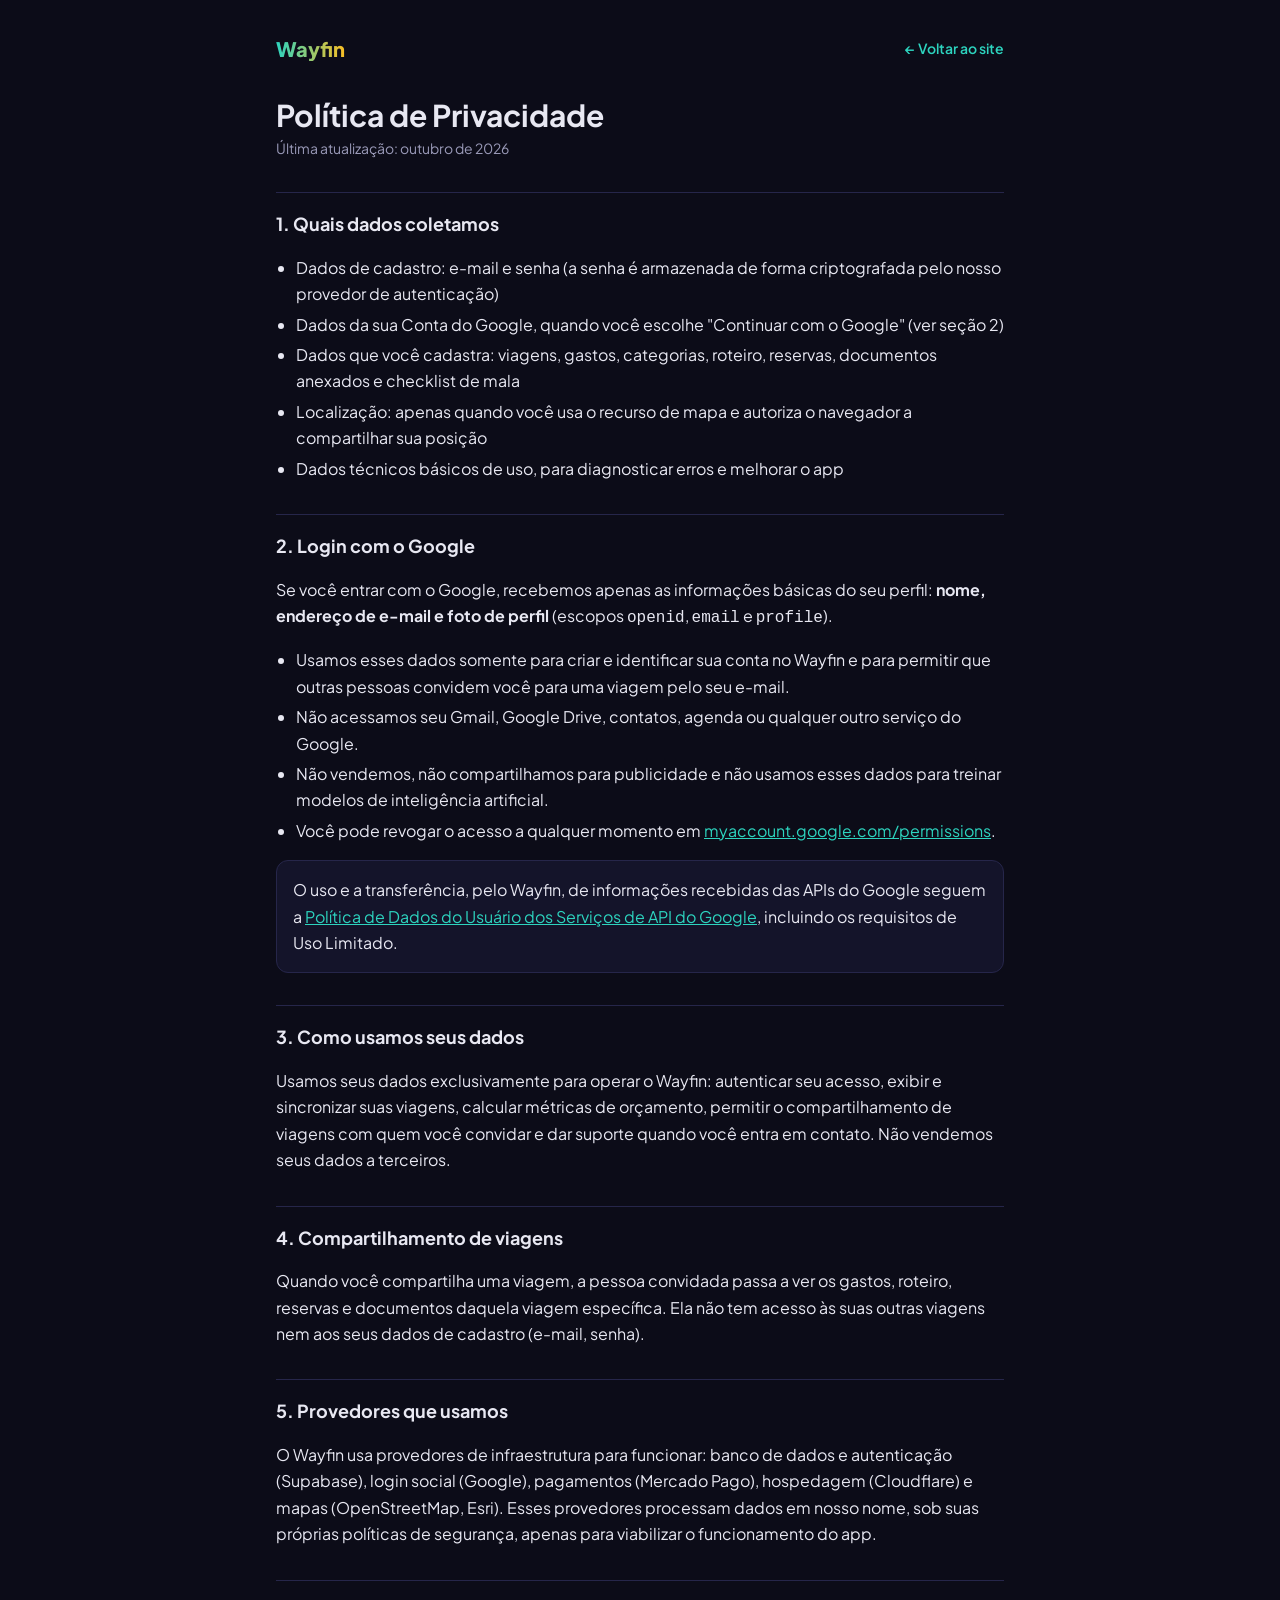
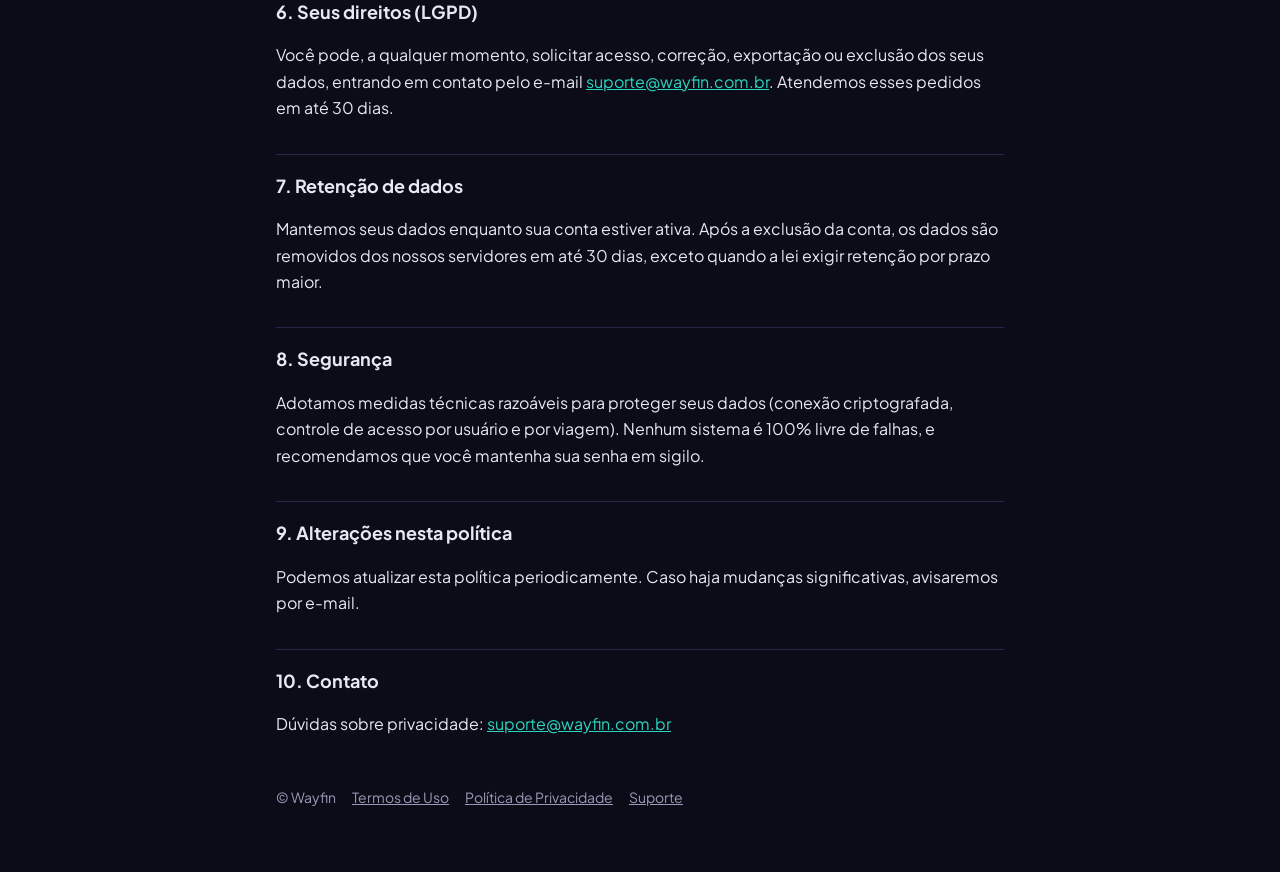
<file: privacidade.html>
<!doctype html>
<html lang="pt-BR">
<head>
<meta charset="utf-8">
<meta name="viewport" content="width=device-width,initial-scale=1,viewport-fit=cover">
<meta name="theme-color" content="#0C0C18">
<title>Política de Privacidade — Wayfin</title>
<meta name="description" content="Política de Privacidade do Wayfin: quais dados coletamos, como usamos e seus direitos (LGPD).">
<link rel="canonical" href="https://wayfin.com.br/privacidade">
<link rel="preconnect" href="https://fonts.googleapis.com">
<link href="https://fonts.googleapis.com/css2?family=Plus+Jakarta+Sans:wght@400;600;800&display=swap" rel="stylesheet">
<style>
:root{--bg:#0C0C18;--sur:#14142a;--bor:#26264a;--tx:#e8e8f2;--mu:#9a9ab8;--teal:#2dd4bf;--amber:#fbbf24;--grd:linear-gradient(90deg,var(--teal),var(--amber))}
*{box-sizing:border-box}
body{margin:0;background:var(--bg);color:var(--tx);font:16px/1.65 'Plus Jakarta Sans',system-ui,sans-serif}
.wrap{max-width:760px;margin:0 auto;padding:32px 16px 64px}
header{display:flex;align-items:center;justify-content:space-between;gap:12px;margin-bottom:32px}
.brand{font-weight:800;font-size:20px;color:var(--tx);text-decoration:none}
.brand span{background:var(--grd);-webkit-background-clip:text;background-clip:text;color:transparent}
.back{color:var(--teal);text-decoration:none;font-weight:600;font-size:14px}
h1{font-size:30px;line-height:1.2;margin:0 0 4px}
.upd{color:var(--mu);font-size:14px;margin:0 0 28px}
h2{font-size:18px;margin:32px 0 8px;padding-top:16px;border-top:1px solid var(--bor)}
ul{padding-left:20px}
li{margin:4px 0}
a{color:var(--teal)}
.box{background:var(--sur);border:1px solid var(--bor);border-radius:12px;padding:16px;margin-top:12px}
footer{margin-top:48px;color:var(--mu);font-size:14px;display:flex;gap:16px;flex-wrap:wrap}
footer a{color:var(--mu)}
</style>
</head>
<body>
<div class="wrap">
<header>
  <a class="brand" href="/"><span>Wayfin</span></a>
  <a class="back" href="/">← Voltar ao site</a>
</header>

<h1>Política de Privacidade</h1>
<p class="upd">Última atualização: outubro de 2026</p>

<h2>1. Quais dados coletamos</h2>
<ul>
  <li>Dados de cadastro: e-mail e senha (a senha é armazenada de forma criptografada pelo nosso provedor de autenticação)</li>
  <li>Dados da sua Conta do Google, quando você escolhe "Continuar com o Google" (ver seção 2)</li>
  <li>Dados que você cadastra: viagens, gastos, categorias, roteiro, reservas, documentos anexados e checklist de mala</li>
  <li>Localização: apenas quando você usa o recurso de mapa e autoriza o navegador a compartilhar sua posição</li>
  <li>Dados técnicos básicos de uso, para diagnosticar erros e melhorar o app</li>
</ul>

<h2>2. Login com o Google</h2>
<p>Se você entrar com o Google, recebemos apenas as informações básicas do seu perfil: <strong>nome, endereço de e-mail e foto de perfil</strong> (escopos <code>openid</code>, <code>email</code> e <code>profile</code>).</p>
<ul>
  <li>Usamos esses dados somente para criar e identificar sua conta no Wayfin e para permitir que outras pessoas convidem você para uma viagem pelo seu e-mail.</li>
  <li>Não acessamos seu Gmail, Google Drive, contatos, agenda ou qualquer outro serviço do Google.</li>
  <li>Não vendemos, não compartilhamos para publicidade e não usamos esses dados para treinar modelos de inteligência artificial.</li>
  <li>Você pode revogar o acesso a qualquer momento em <a href="https://myaccount.google.com/permissions" rel="noopener">myaccount.google.com/permissions</a>.</li>
</ul>
<div class="box">O uso e a transferência, pelo Wayfin, de informações recebidas das APIs do Google seguem a <a href="https://developers.google.com/terms/api-services-user-data-policy" rel="noopener">Política de Dados do Usuário dos Serviços de API do Google</a>, incluindo os requisitos de Uso Limitado.</div>

<h2>3. Como usamos seus dados</h2>
<p>Usamos seus dados exclusivamente para operar o Wayfin: autenticar seu acesso, exibir e sincronizar suas viagens, calcular métricas de orçamento, permitir o compartilhamento de viagens com quem você convidar e dar suporte quando você entra em contato. Não vendemos seus dados a terceiros.</p>

<h2>4. Compartilhamento de viagens</h2>
<p>Quando você compartilha uma viagem, a pessoa convidada passa a ver os gastos, roteiro, reservas e documentos daquela viagem específica. Ela não tem acesso às suas outras viagens nem aos seus dados de cadastro (e-mail, senha).</p>

<h2>5. Provedores que usamos</h2>
<p>O Wayfin usa provedores de infraestrutura para funcionar: banco de dados e autenticação (Supabase), login social (Google), pagamentos (Mercado Pago), hospedagem (Cloudflare) e mapas (OpenStreetMap, Esri). Esses provedores processam dados em nosso nome, sob suas próprias políticas de segurança, apenas para viabilizar o funcionamento do app.</p>

<h2>6. Seus direitos (LGPD)</h2>
<p>Você pode, a qualquer momento, solicitar acesso, correção, exportação ou exclusão dos seus dados, entrando em contato pelo e-mail <a href="mailto:suporte@wayfin.com.br">suporte@wayfin.com.br</a>. Atendemos esses pedidos em até 30 dias.</p>

<h2>7. Retenção de dados</h2>
<p>Mantemos seus dados enquanto sua conta estiver ativa. Após a exclusão da conta, os dados são removidos dos nossos servidores em até 30 dias, exceto quando a lei exigir retenção por prazo maior.</p>

<h2>8. Segurança</h2>
<p>Adotamos medidas técnicas razoáveis para proteger seus dados (conexão criptografada, controle de acesso por usuário e por viagem). Nenhum sistema é 100% livre de falhas, e recomendamos que você mantenha sua senha em sigilo.</p>

<h2>9. Alterações nesta política</h2>
<p>Podemos atualizar esta política periodicamente. Caso haja mudanças significativas, avisaremos por e-mail.</p>

<h2>10. Contato</h2>
<p>Dúvidas sobre privacidade: <a href="mailto:suporte@wayfin.com.br">suporte@wayfin.com.br</a></p>

<footer>
  <span>© Wayfin</span>
  <a href="/termos">Termos de Uso</a>
  <a href="/privacidade">Política de Privacidade</a>
  <a href="mailto:suporte@wayfin.com.br">Suporte</a>
</footer>
</div>
</body>
</html>
</file>
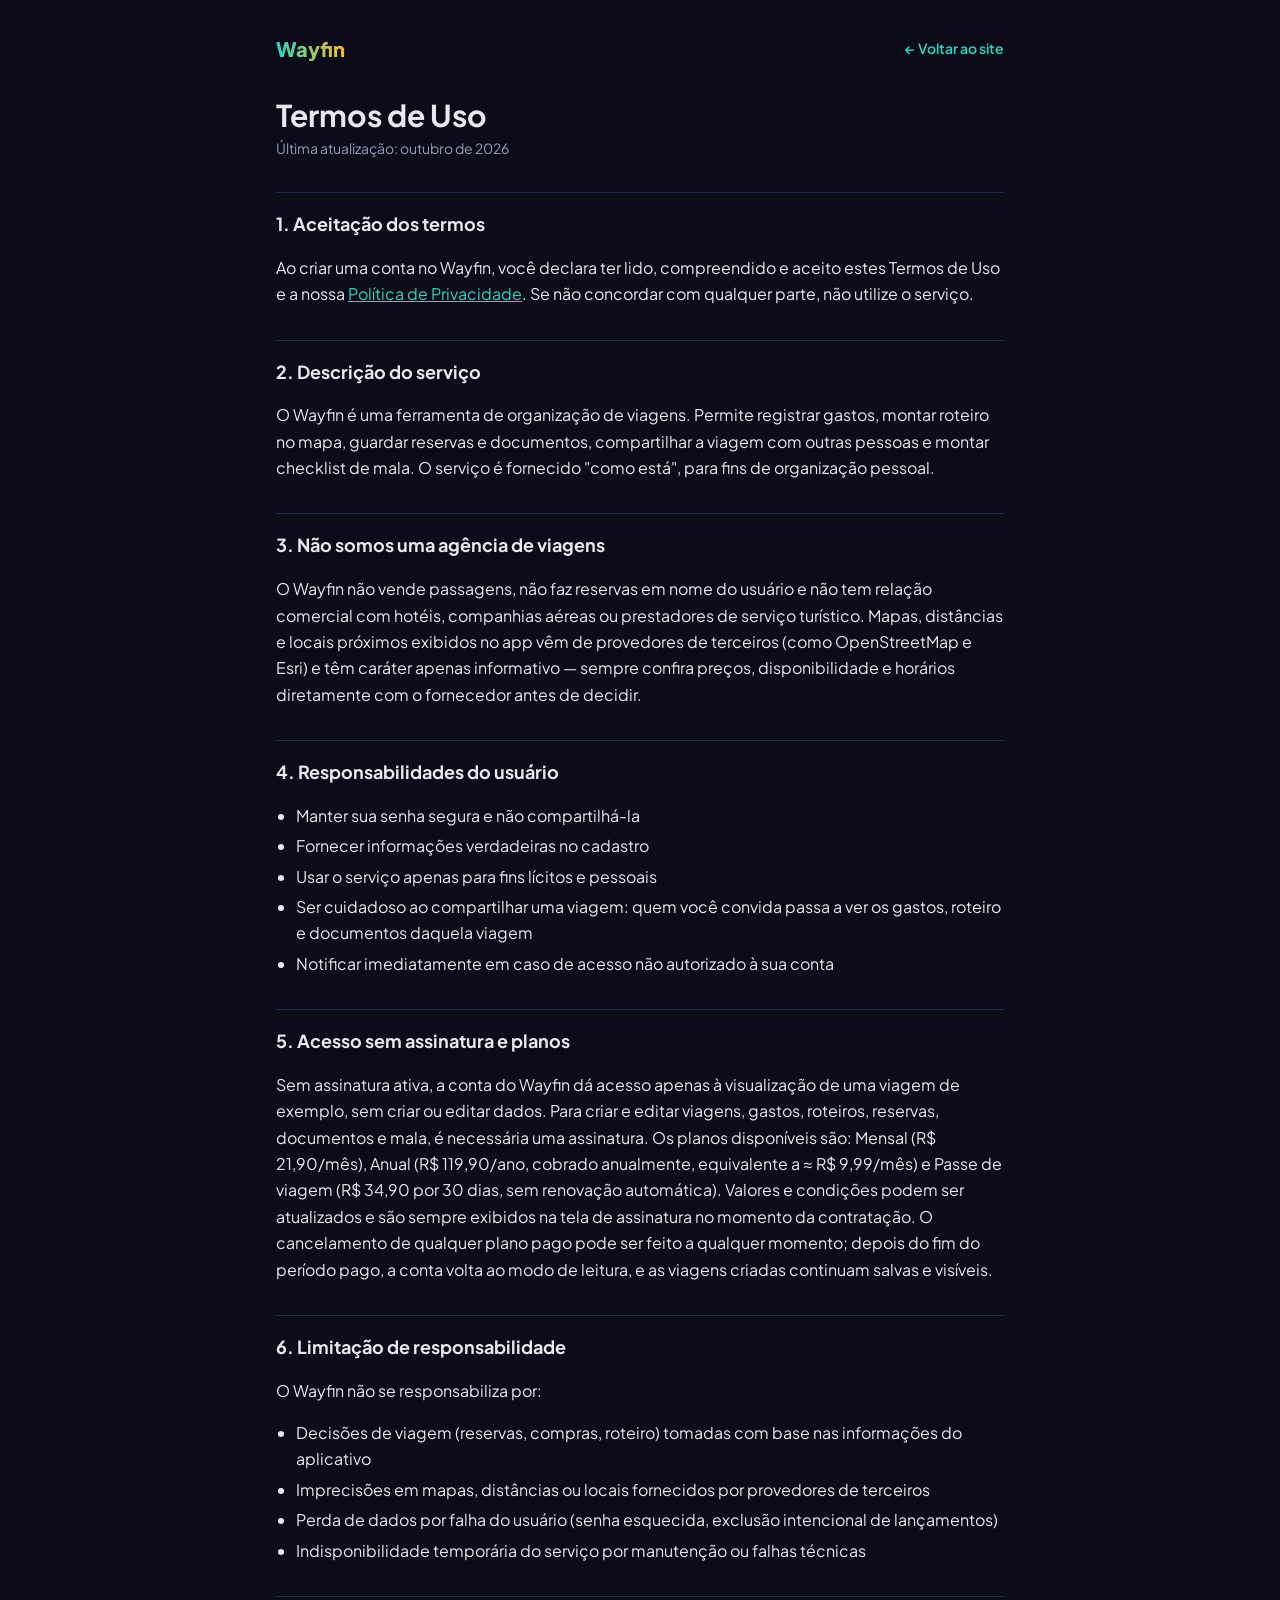
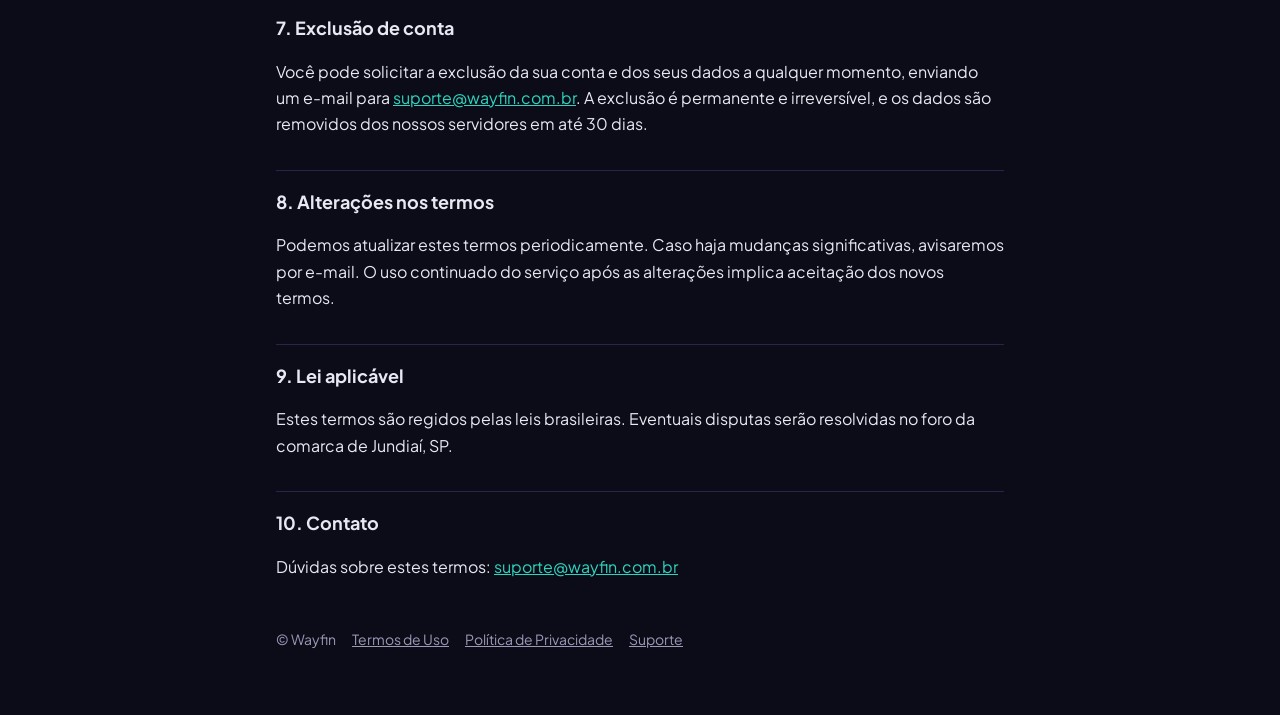
<file: termos.html>
<!doctype html>
<html lang="pt-BR">
<head>
<meta charset="utf-8">
<meta name="viewport" content="width=device-width,initial-scale=1,viewport-fit=cover">
<meta name="theme-color" content="#0C0C18">
<title>Termos de Uso — Wayfin</title>
<meta name="description" content="Termos de Uso do Wayfin, ferramenta de organização de viagens.">
<link rel="canonical" href="https://wayfin.com.br/termos">
<link rel="preconnect" href="https://fonts.googleapis.com">
<link href="https://fonts.googleapis.com/css2?family=Plus+Jakarta+Sans:wght@400;600;800&display=swap" rel="stylesheet">
<style>
:root{--bg:#0C0C18;--sur:#14142a;--bor:#26264a;--tx:#e8e8f2;--mu:#9a9ab8;--teal:#2dd4bf;--amber:#fbbf24;--grd:linear-gradient(90deg,var(--teal),var(--amber))}
*{box-sizing:border-box}
body{margin:0;background:var(--bg);color:var(--tx);font:16px/1.65 'Plus Jakarta Sans',system-ui,sans-serif}
.wrap{max-width:760px;margin:0 auto;padding:32px 16px 64px}
header{display:flex;align-items:center;justify-content:space-between;gap:12px;margin-bottom:32px}
.brand{font-weight:800;font-size:20px;color:var(--tx);text-decoration:none}
.brand span{background:var(--grd);-webkit-background-clip:text;background-clip:text;color:transparent}
.back{color:var(--teal);text-decoration:none;font-weight:600;font-size:14px}
h1{font-size:30px;line-height:1.2;margin:0 0 4px}
.upd{color:var(--mu);font-size:14px;margin:0 0 28px}
h2{font-size:18px;margin:32px 0 8px;padding-top:16px;border-top:1px solid var(--bor)}
ul{padding-left:20px}
li{margin:4px 0}
a{color:var(--teal)}
footer{margin-top:48px;color:var(--mu);font-size:14px;display:flex;gap:16px;flex-wrap:wrap}
footer a{color:var(--mu)}
</style>
</head>
<body>
<div class="wrap">
<header>
  <a class="brand" href="/"><span>Wayfin</span></a>
  <a class="back" href="/">← Voltar ao site</a>
</header>

<h1>Termos de Uso</h1>
<p class="upd">Última atualização: outubro de 2026</p>

<h2>1. Aceitação dos termos</h2>
<p>Ao criar uma conta no Wayfin, você declara ter lido, compreendido e aceito estes Termos de Uso e a nossa <a href="/privacidade">Política de Privacidade</a>. Se não concordar com qualquer parte, não utilize o serviço.</p>

<h2>2. Descrição do serviço</h2>
<p>O Wayfin é uma ferramenta de organização de viagens. Permite registrar gastos, montar roteiro no mapa, guardar reservas e documentos, compartilhar a viagem com outras pessoas e montar checklist de mala. O serviço é fornecido "como está", para fins de organização pessoal.</p>

<h2>3. Não somos uma agência de viagens</h2>
<p>O Wayfin não vende passagens, não faz reservas em nome do usuário e não tem relação comercial com hotéis, companhias aéreas ou prestadores de serviço turístico. Mapas, distâncias e locais próximos exibidos no app vêm de provedores de terceiros (como OpenStreetMap e Esri) e têm caráter apenas informativo — sempre confira preços, disponibilidade e horários diretamente com o fornecedor antes de decidir.</p>

<h2>4. Responsabilidades do usuário</h2>
<ul>
  <li>Manter sua senha segura e não compartilhá-la</li>
  <li>Fornecer informações verdadeiras no cadastro</li>
  <li>Usar o serviço apenas para fins lícitos e pessoais</li>
  <li>Ser cuidadoso ao compartilhar uma viagem: quem você convida passa a ver os gastos, roteiro e documentos daquela viagem</li>
  <li>Notificar imediatamente em caso de acesso não autorizado à sua conta</li>
</ul>

<h2>5. Acesso sem assinatura e planos</h2>
<p>Sem assinatura ativa, a conta do Wayfin dá acesso apenas à visualização de uma viagem de exemplo, sem criar ou editar dados. Para criar e editar viagens, gastos, roteiros, reservas, documentos e mala, é necessária uma assinatura. Os planos disponíveis são: Mensal (R$ 21,90/mês), Anual (R$ 119,90/ano, cobrado anualmente, equivalente a ≈ R$ 9,99/mês) e Passe de viagem (R$ 34,90 por 30 dias, sem renovação automática). Valores e condições podem ser atualizados e são sempre exibidos na tela de assinatura no momento da contratação. O cancelamento de qualquer plano pago pode ser feito a qualquer momento; depois do fim do período pago, a conta volta ao modo de leitura, e as viagens criadas continuam salvas e visíveis.</p>

<h2>6. Limitação de responsabilidade</h2>
<p>O Wayfin não se responsabiliza por:</p>
<ul>
  <li>Decisões de viagem (reservas, compras, roteiro) tomadas com base nas informações do aplicativo</li>
  <li>Imprecisões em mapas, distâncias ou locais fornecidos por provedores de terceiros</li>
  <li>Perda de dados por falha do usuário (senha esquecida, exclusão intencional de lançamentos)</li>
  <li>Indisponibilidade temporária do serviço por manutenção ou falhas técnicas</li>
</ul>

<h2>7. Exclusão de conta</h2>
<p>Você pode solicitar a exclusão da sua conta e dos seus dados a qualquer momento, enviando um e-mail para <a href="mailto:suporte@wayfin.com.br">suporte@wayfin.com.br</a>. A exclusão é permanente e irreversível, e os dados são removidos dos nossos servidores em até 30 dias.</p>

<h2>8. Alterações nos termos</h2>
<p>Podemos atualizar estes termos periodicamente. Caso haja mudanças significativas, avisaremos por e-mail. O uso continuado do serviço após as alterações implica aceitação dos novos termos.</p>

<h2>9. Lei aplicável</h2>
<p>Estes termos são regidos pelas leis brasileiras. Eventuais disputas serão resolvidas no foro da comarca de Jundiaí, SP.</p>

<h2>10. Contato</h2>
<p>Dúvidas sobre estes termos: <a href="mailto:suporte@wayfin.com.br">suporte@wayfin.com.br</a></p>

<footer>
  <span>© Wayfin</span>
  <a href="/termos">Termos de Uso</a>
  <a href="/privacidade">Política de Privacidade</a>
  <a href="mailto:suporte@wayfin.com.br">Suporte</a>
</footer>
</div>
</body>
</html>
</file>
